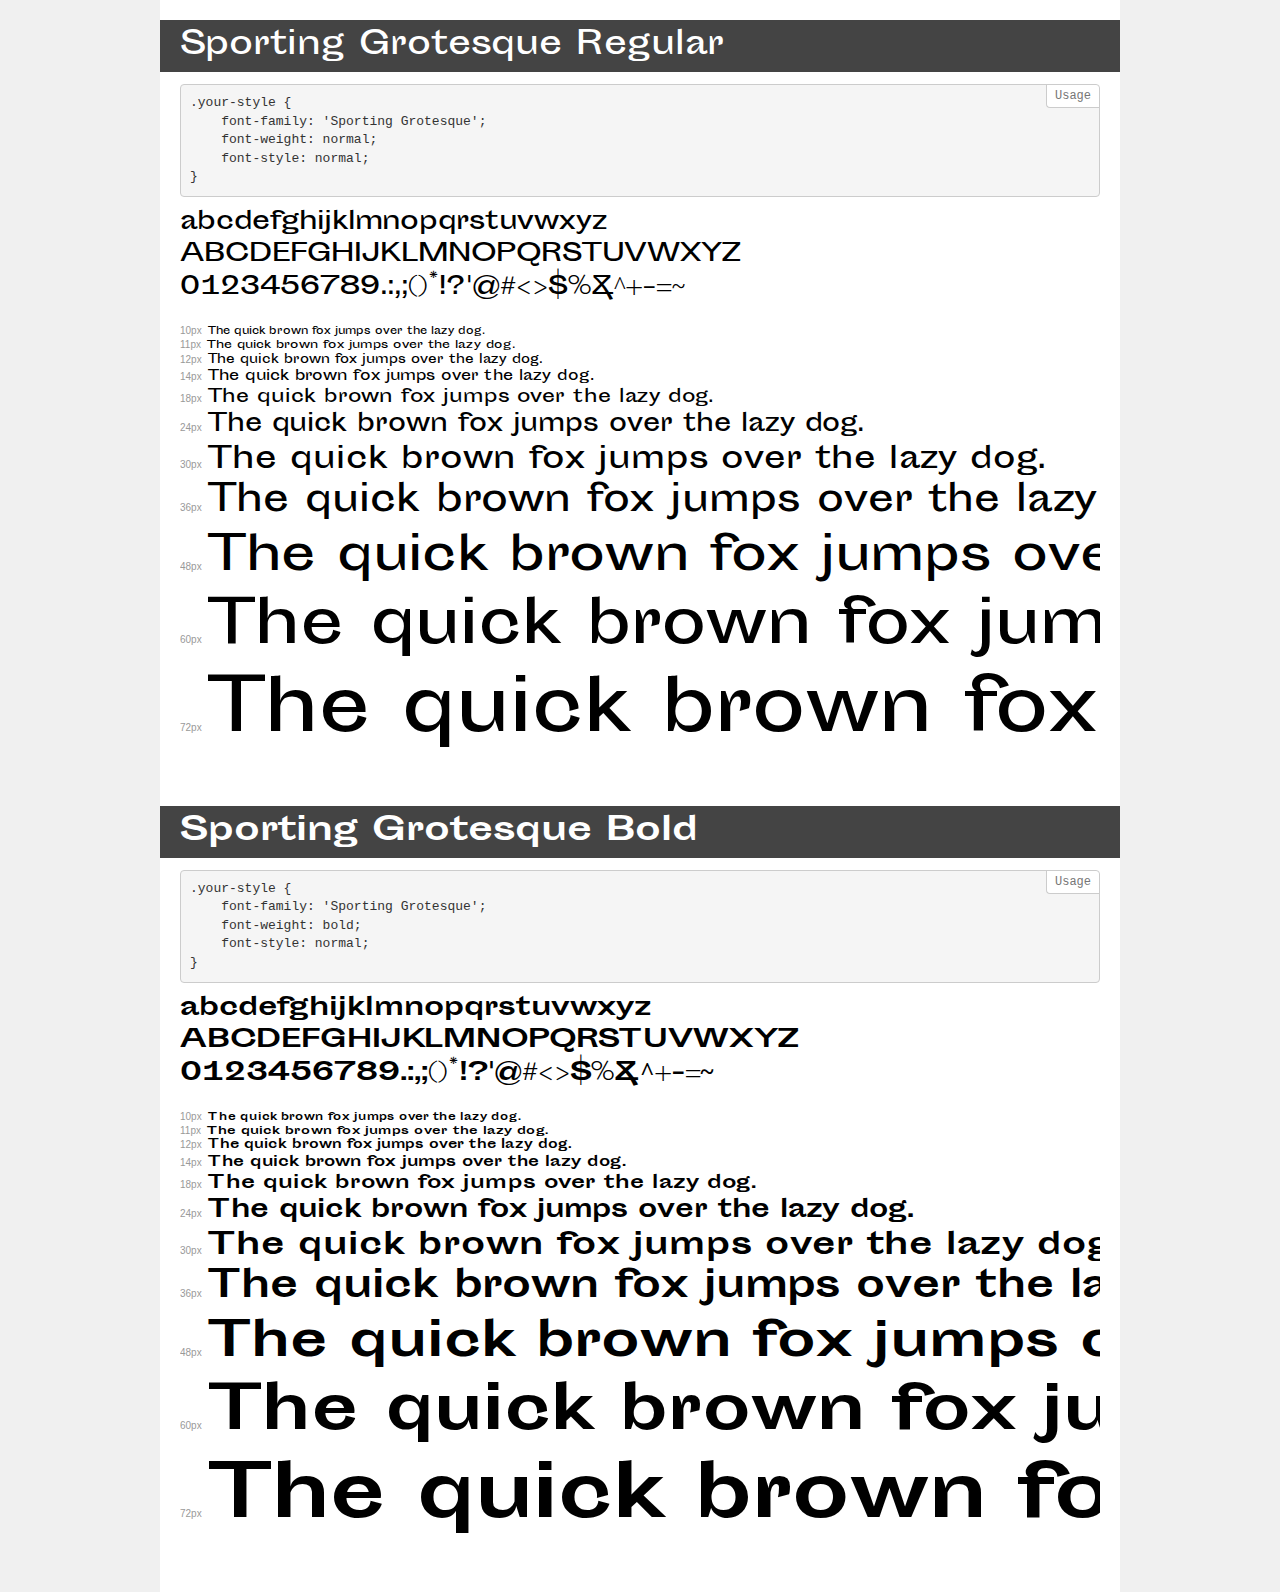
<file: assets/font/demo.html>
<!DOCTYPE html>
<html lang="en">
<head>
    <meta charset="utf-8">
    <meta http-equiv="X-UA-Compatible" content="IE=edge">
    <meta name="viewport" content="width=device-width, initial-scale=1">
    <meta name="robots" content="noindex, noarchive">
    <meta name="format-detection" content="telephone=no">
    <title>Transfonter demo</title>
    <link href="stylesheet.css" rel="stylesheet">
    <style>
        /*
        http://meyerweb.com/eric/tools/css/reset/
        v2.0 | 20110126
        License: none (public domain)
        */
        html, body, div, span, applet, object, iframe,
        h1, h2, h3, h4, h5, h6, p, blockquote, pre,
        a, abbr, acronym, address, big, cite, code,
        del, dfn, em, img, ins, kbd, q, s, samp,
        small, strike, strong, sub, sup, tt, var,
        b, u, i, center,
        dl, dt, dd, ol, ul, li,
        fieldset, form, label, legend,
        table, caption, tbody, tfoot, thead, tr, th, td,
        article, aside, canvas, details, embed,
        figure, figcaption, footer, header, hgroup,
        menu, nav, output, ruby, section, summary,
        time, mark, audio, video {
            margin: 0;
            padding: 0;
            border: 0;
            font-size: 100%;
            font: inherit;
            vertical-align: baseline;
        }
        /* HTML5 display-role reset for older browsers */
        article, aside, details, figcaption, figure,
        footer, header, hgroup, menu, nav, section {
            display: block;
        }
        body {
            line-height: 1;
        }
        ol, ul {
            list-style: none;
        }
        blockquote, q {
            quotes: none;
        }
        blockquote:before, blockquote:after,
        q:before, q:after {
            content: '';
            content: none;
        }
        table {
            border-collapse: collapse;
            border-spacing: 0;
        }
        /* demo styles */
        body {
            background: #f0f0f0;
            color: #000;
        }
        .page {
            background: #fff;
            width: 920px;
            margin: 0 auto;
            padding: 20px 20px 0 20px;
            overflow: hidden;
        }
        .font-container {
            overflow-x: auto;
            overflow-y: hidden;
            margin-bottom: 40px;
            line-height: 1.3;
            white-space: nowrap;
            padding-bottom: 5px;
        }
        h1 {
            position: relative;
            background: #444;
            font-size: 32px;
            color: #fff;
            padding: 10px 20px;
            margin: 0 -20px 12px -20px;
        }
        .letters {
            font-size: 25px;
            margin-bottom: 20px;
        }
        .s10:before {
            content: '10px';
        }
        .s11:before {
            content: '11px';
        }
        .s12:before {
            content: '12px';
        }
        .s14:before {
            content: '14px';
        }
        .s18:before {
            content: '18px';
        }
        .s24:before {
            content: '24px';
        }
        .s30:before {
            content: '30px';
        }
        .s36:before {
            content: '36px';
        }
        .s48:before {
            content: '48px';
        }
        .s60:before {
            content: '60px';
        }
        .s72:before {
            content: '72px';
        }
        .s10:before, .s11:before, .s12:before, .s14:before,
        .s18:before, .s24:before, .s30:before, .s36:before,
        .s48:before, .s60:before, .s72:before {
            font-family: Arial, sans-serif;
            font-size: 10px;
            font-weight: normal;
            font-style: normal;
            color: #999;
            padding-right: 6px;
        }
        pre {
            display: block;
            position: relative;
            padding: 9px;
            margin: 0 0 10px;
            font-family: Monaco, Menlo, Consolas, "Courier New", monospace;
            font-size: 13px;
            line-height: 1.428571429;
            color: #333;
            font-weight: normal;
            font-style: normal;
            background-color: #f5f5f5;
            border: 1px solid #ccc;
            overflow-x: auto;
            border-radius: 4px;
        }
        pre:after {
            display: block;
            position: absolute;
            right: 0;
            top: 0;
            content: 'Usage';
            line-height: 1;
            padding: 5px 8px;
            font-size: 12px;
            color: #767676;
            background-color: #fff;
            border: 1px solid #ccc;
            border-right: none;
            border-top: none;
            border-radius: 0 4px 0 4px;
            z-index: 10;
        }
        /* responsive */
        @media (max-width: 959px) {
            .page {
                width: auto;
                margin: 0;
            }
        }
    </style>
</head>
<body>
<div class="page">
    <div class="demo">
        <h1 style="font-family: 'Sporting Grotesque'; font-weight: normal; font-style: normal;">Sporting Grotesque Regular</h1>
        <pre>.your-style {
    font-family: 'Sporting Grotesque';
    font-weight: normal;
    font-style: normal;
}</pre>
        <div class="font-container" style="font-family: 'Sporting Grotesque'; font-weight: normal; font-style: normal;">
            <p class="letters">
                abcdefghijklmnopqrstuvwxyz<br>
ABCDEFGHIJKLMNOPQRSTUVWXYZ<br>
                0123456789.:,;()*!?'@#<>$%&^+-=~
            </p>
            <p class="s10" style="font-size: 10px;">The quick brown fox jumps over the lazy dog.</p>
            <p class="s11" style="font-size: 11px;">The quick brown fox jumps over the lazy dog.</p>
            <p class="s12" style="font-size: 12px;">The quick brown fox jumps over the lazy dog.</p>
            <p class="s14" style="font-size: 14px;">The quick brown fox jumps over the lazy dog.</p>
            <p class="s18" style="font-size: 18px;">The quick brown fox jumps over the lazy dog.</p>
            <p class="s24" style="font-size: 24px;">The quick brown fox jumps over the lazy dog.</p>
            <p class="s30" style="font-size: 30px;">The quick brown fox jumps over the lazy dog.</p>
            <p class="s36" style="font-size: 36px;">The quick brown fox jumps over the lazy dog.</p>
            <p class="s48" style="font-size: 48px;">The quick brown fox jumps over the lazy dog.</p>
            <p class="s60" style="font-size: 60px;">The quick brown fox jumps over the lazy dog.</p>
            <p class="s72" style="font-size: 72px;">The quick brown fox jumps over the lazy dog.</p>
        </div>
    </div>
    <div class="demo">
        <h1 style="font-family: 'Sporting Grotesque'; font-weight: bold; font-style: normal;">Sporting Grotesque Bold</h1>
        <pre>.your-style {
    font-family: 'Sporting Grotesque';
    font-weight: bold;
    font-style: normal;
}</pre>
        <div class="font-container" style="font-family: 'Sporting Grotesque'; font-weight: bold; font-style: normal;">
            <p class="letters">
                abcdefghijklmnopqrstuvwxyz<br>
ABCDEFGHIJKLMNOPQRSTUVWXYZ<br>
                0123456789.:,;()*!?'@#<>$%&^+-=~
            </p>
            <p class="s10" style="font-size: 10px;">The quick brown fox jumps over the lazy dog.</p>
            <p class="s11" style="font-size: 11px;">The quick brown fox jumps over the lazy dog.</p>
            <p class="s12" style="font-size: 12px;">The quick brown fox jumps over the lazy dog.</p>
            <p class="s14" style="font-size: 14px;">The quick brown fox jumps over the lazy dog.</p>
            <p class="s18" style="font-size: 18px;">The quick brown fox jumps over the lazy dog.</p>
            <p class="s24" style="font-size: 24px;">The quick brown fox jumps over the lazy dog.</p>
            <p class="s30" style="font-size: 30px;">The quick brown fox jumps over the lazy dog.</p>
            <p class="s36" style="font-size: 36px;">The quick brown fox jumps over the lazy dog.</p>
            <p class="s48" style="font-size: 48px;">The quick brown fox jumps over the lazy dog.</p>
            <p class="s60" style="font-size: 60px;">The quick brown fox jumps over the lazy dog.</p>
            <p class="s72" style="font-size: 72px;">The quick brown fox jumps over the lazy dog.</p>
        </div>
    </div>
</div>
</body>
</html>
</file>
<file: assets/font/stylesheet.css>
@font-face {
    font-family: 'Sporting Grotesque';
    src: url('SportingGrotesque-Regular.eot');
    src: url('SportingGrotesque-Regular.eot?#iefix') format('embedded-opentype'),
        url('SportingGrotesque-Regular.woff2') format('woff2'),
        url('SportingGrotesque-Regular.woff') format('woff'),
        url('SportingGrotesque-Regular.ttf') format('truetype');
    font-weight: normal;
    font-style: normal;
    font-display: swap;
}

@font-face {
    font-family: 'Sporting Grotesque';
    src: url('SportingGrotesque-Bold.eot');
    src: url('SportingGrotesque-Bold.eot?#iefix') format('embedded-opentype'),
        url('SportingGrotesque-Bold.woff2') format('woff2'),
        url('SportingGrotesque-Bold.woff') format('woff'),
        url('SportingGrotesque-Bold.ttf') format('truetype');
    font-weight: bold;
    font-style: normal;
    font-display: swap;
}
</file>
